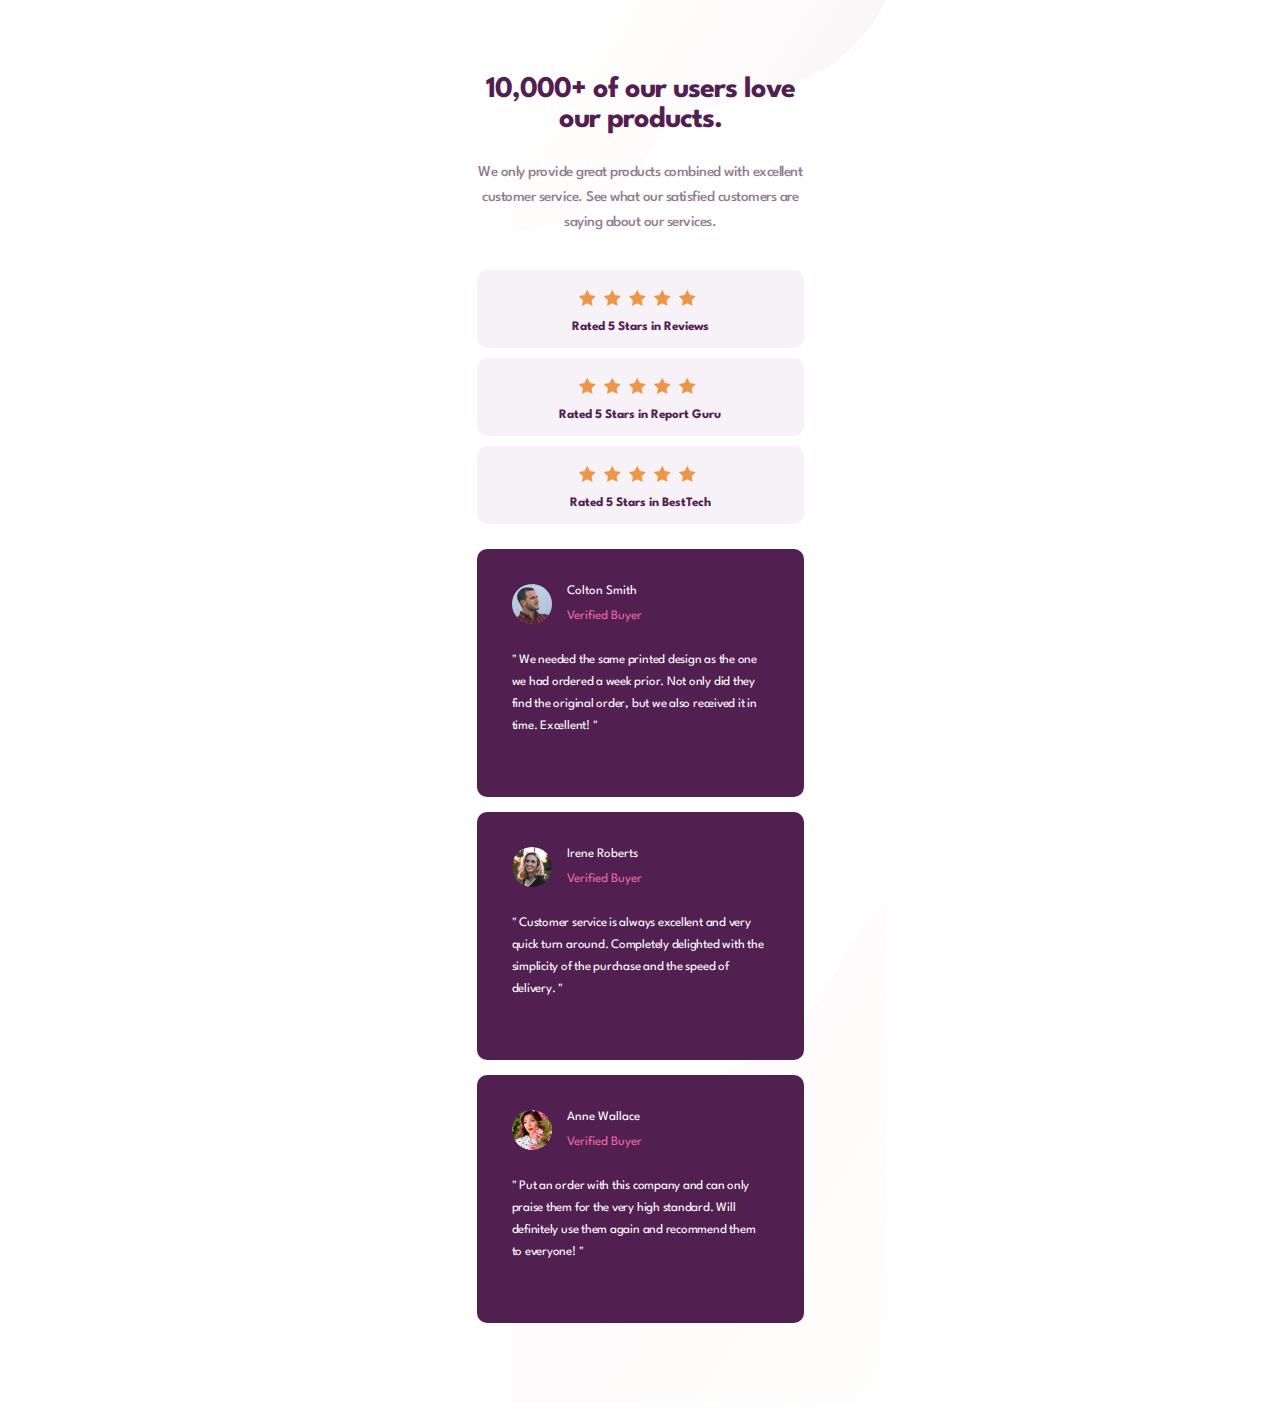
<file: index.html>
<!DOCTYPE html>
<html lang="en">
  <head>
    <meta charset="UTF-8" />
    <meta name="viewport" content="width=device-width, initial-scale=1.0" />
    <link rel="preconnect" href="https://fonts.gstatic.com">
    <link href="https://fonts.googleapis.com/css2?family=Spartan:wght@400;500;700&display=swap" rel="stylesheet">
    <link rel="icon" type="image/png" sizes="32x32" href="./images/favicon-32x32.png" />
    <link rel="stylesheet" href="./scripts/normalize.css">
    <link rel="stylesheet" href="./scripts/styles.css">
    <link rel="stylesheet" href="./scripts/desktop.css" media="(min-width: 1440px)">
    <title>Frontend Mentor | Social Proof Section</title>
  </head>
  
  <body>
    <div class="container">
      <div class="header">
        <p>10,000+ of our users love our products.</p>
      </div>
      <div class="byline">
        <p>We only provide great products combined with excellent customer service.
        See what our satisfied customers are saying about our services.</p>
      </div>
      <div class="rating">
        <div class="rating__item item1">
          <img src="/images/icon-star.svg" alt="">
          <img src="/images/icon-star.svg" alt="">
          <img src="/images/icon-star.svg" alt="">
          <img src="/images/icon-star.svg" alt="">
          <img src="/images/icon-star.svg" alt="">
          <p class="rating__text">Rated 5 Stars in Reviews</p>
        </div>
        <div class="rating__item item2">
          <img src="/images/icon-star.svg" alt="">
          <img src="/images/icon-star.svg" alt="">
          <img src="/images/icon-star.svg" alt="">
          <img src="/images/icon-star.svg" alt="">
          <img src="/images/icon-star.svg" alt="">
          <p class="rating__text">Rated 5 Stars in Report Guru</p>
        </div>
        <div class="rating__item item3">
          <img src="/images/icon-star.svg" alt="">
          <img src="/images/icon-star.svg" alt="">
          <img src="/images/icon-star.svg" alt="">
          <img src="/images/icon-star.svg" alt="">
          <img src="/images/icon-star.svg" alt="">
          <p class="rating__text">Rated 5 Stars in BestTech</p>
        </div>
      </div>
      <div class="cards">
        <div class="card card1">
          <img class="pic" src="/images/image-colton.jpg" alt="">
          <p class="name">Colton Smith</p>
          <p class="status">Verified Buyer</p>
          <p class="comment">" We needed the same printed design as the one we had ordered a week prior.
          Not only did they find the original order, but we also received it in time. Excellent! "</p>
        </div>
        <div class="card card2">
          <img class="pic" src="/images/image-irene.jpg" alt="">
          <p class="name">Irene Roberts</p>
          <p class="status">Verified Buyer</p>
          <p class="comment">" Customer service is always excellent and very quick turn around. Completely
          delighted with the simplicity of the purchase and the speed of delivery. "</p>
        </div>
        <div class="card card3">
          <img class="pic" src="/images/image-anne.jpg" alt="">
          <p class="name">Anne Wallace</p>
          <p class="status">Verified Buyer</p>
          <p class="comment">" Put an order with this company and can only praise them for the very high
          standard. Will definitely use them again and recommend them to everyone! "</p>
      </div>
      </div>
    </div>
  </body>
</html>
</file>
<file: scripts/styles.css>
*,
*::after,
*::before {
  margin: 0;
  padding: 0;
  box-sizing: border-box;
}

html {
  font-size: 62.5%;
}

body {
  background-color: #fff;
  font-family: "Spartan", sans-serif;
  display: flex;
  flex-direction: column;
  justify-content: center;
  align-items: center;
  background-image: url(/images/bg-pattern-top-mobile.svg),
    url(/images/bg-pattern-bottom-mobile.svg);
  background-repeat: no-repeat;
  background-position: left 40vw top 0vh, left 40vw top 100vh;
}

.container {
  display: flex;
  flex-direction: column;
  justify-content: center;
  align-items: center;
  width: 327px;
  margin: 75px 0;
}

.header {
  text-align: center;
  font-size: 3rem;
  font-weight: 700;
  line-height: 1;
  color: #512051;
  letter-spacing: -1px;
}

.byline {
  font-size: 1.5rem;
  line-height: 2.5rem;
  font-weight: 500;
  color: #927b90;
  letter-spacing: -0.5px;
  text-align: center;
  margin: 25px 0;
}

.rating__item {
  width: 327px;
  height: 78px;
  background-color: #f7f2f7;
  border-radius: 10px;
  margin: 10px 0;
  text-align: center;
  padding-top: 20px;
}

.rating__item img {
  margin-right: 5px;
}

.rating__text {
  color: #512051;
  font-size: 1.3rem;
  font-weight: 700;
  margin-top: 10px;
}

.card {
  width: 327px;
  height: 248px;
  background-color: #512051;
  border-radius: 10px;
  margin: 15px 0;
}

.pic {
  width: 40px;
  height: 40px;
  border-radius: 100%;
  float: left;
  margin: 35px 15px 0 35px;
}

.name {
  font-size: 1.3rem;
  color: #fff;
  text-align: left;
  padding: 35px 0 0 35px;
}

.status {
  color: #ee69a4;
  font-size: 1.3rem;
  padding: 10px 0 0 35px;
}

.comment {
  margin-top: 10px;
  font-size: 1.3rem;
  line-height: 2.2rem;
  color: #fff;
  text-align: left;
  padding: 15px 35px;
  letter-spacing: -0.23px;
}
</file>
<file: scripts/desktop.css>
body {
  width: 125vw;
  background-image: url(/images/bg-pattern-top-desktop.svg),
    url(/images/bg-pattern-bottom-desktop.svg);
  background-repeat: no-repeat;
  background-position: left 20vw top 0vh, left 40vw bottom 0vh;
}

.container {
  width: 1440px;
  display: grid;
  grid-template-columns: 40% 60%;
  grid-template-rows: 25% 25% 25% 25%;
  gap: 0px 0px;
  grid-template-areas:
    "header rating"
    "byline rating"
    "cards cards"
    "cards cards";
}

.header {
  grid-area: header;
  margin-right: 50px;
}

.header p {
  text-align: left;
  font-size: 4.8rem;
  padding-right: 50px;
  letter-spacing: -2px;
}

.byline {
  grid-area: byline;
  text-align: left;
  margin-right: 25%;
}

.rating {
  grid-area: rating;
  margin: 0;
}

.rating__item {
  width: 445px;
  height: 56px;
  margin: 0;
}

.item2 {
  margin: 20px 0 0 25px;
}

.item3 {
  margin: 20px 0 0 50px;
}

.rating__text {
  color: #512051;
  font-size: 1.3rem;
  font-weight: 700;
  display: inline-block;
  margin: 0 0 0 25px;
}

.cards {
  width: 100%;
  grid-area: cards;
  display: flex;
  flex-direction: row;
  margin-top: 50px;
}

.card {
  width: 350;
  height: 234;
  margin-right: 50px;
}

.card2 {
  margin-top: 30px;
}

.card3 {
  margin-top: 50px;
}
</file>
